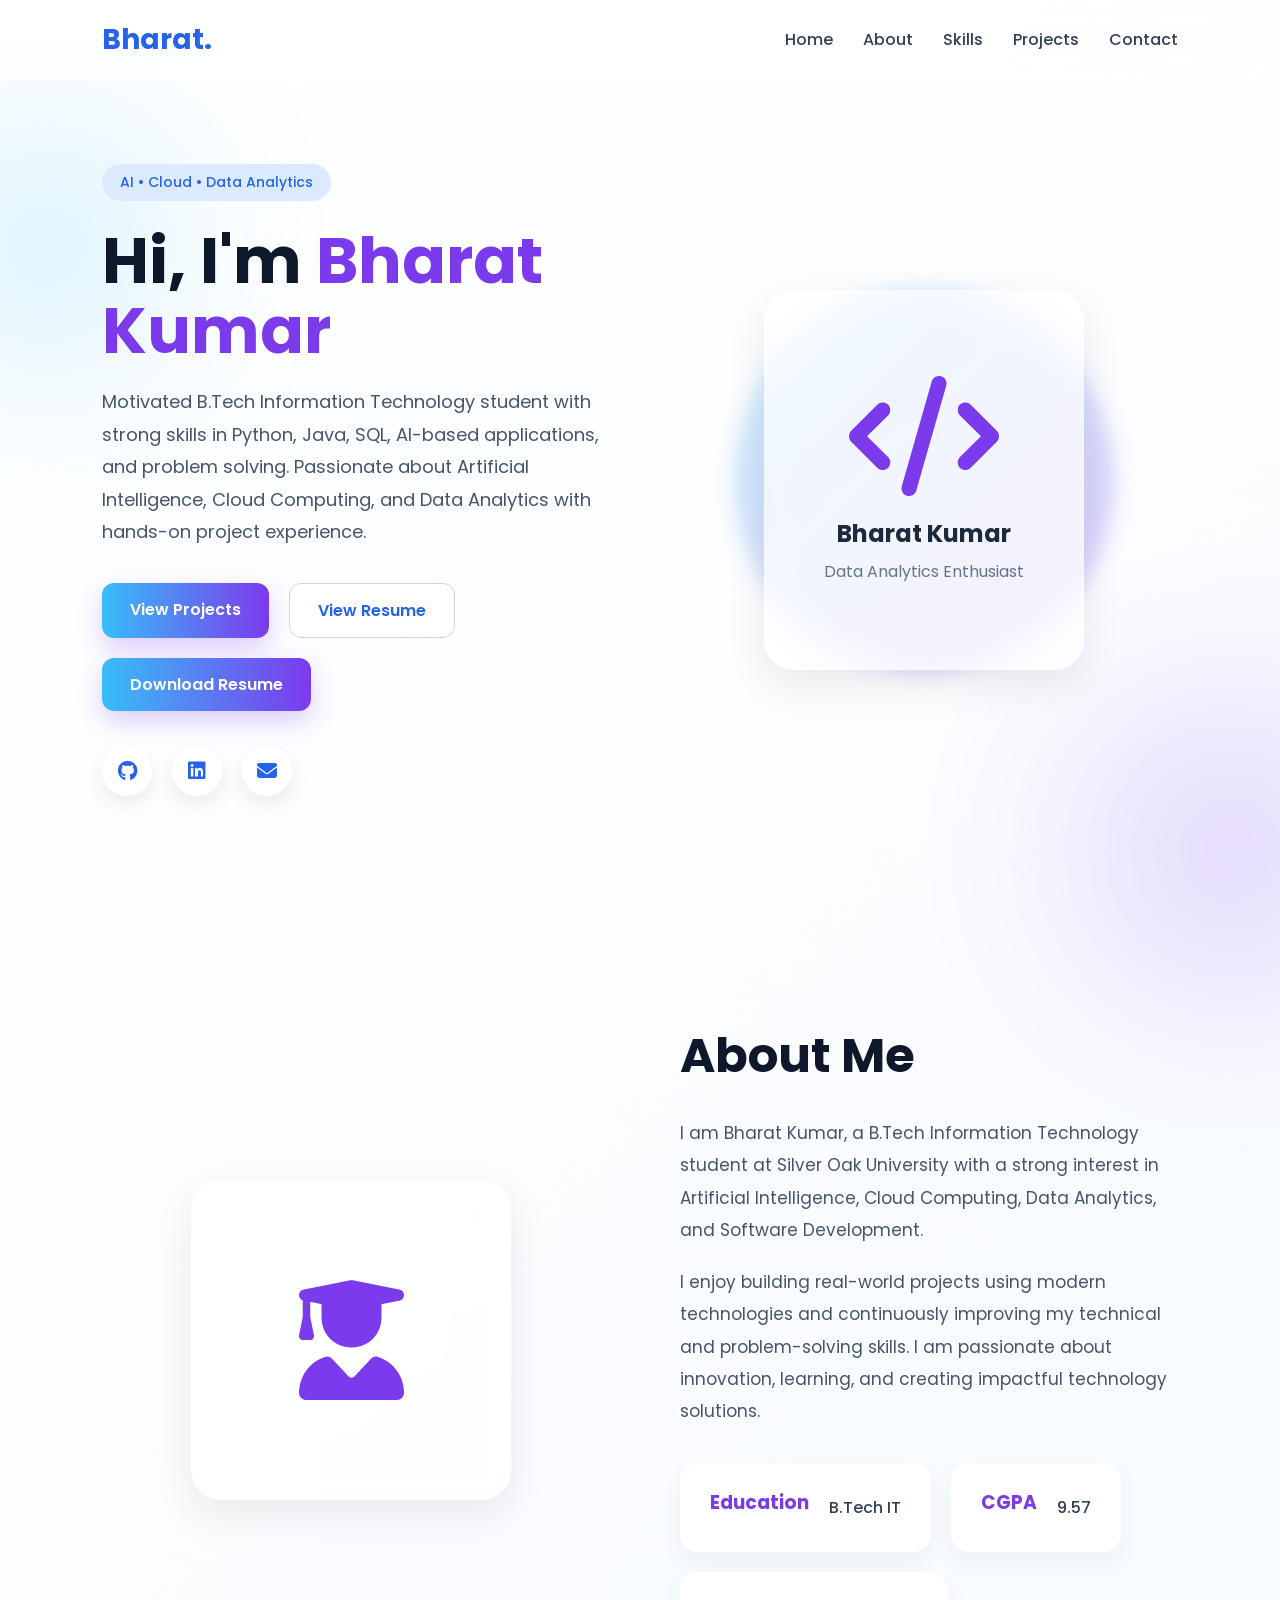
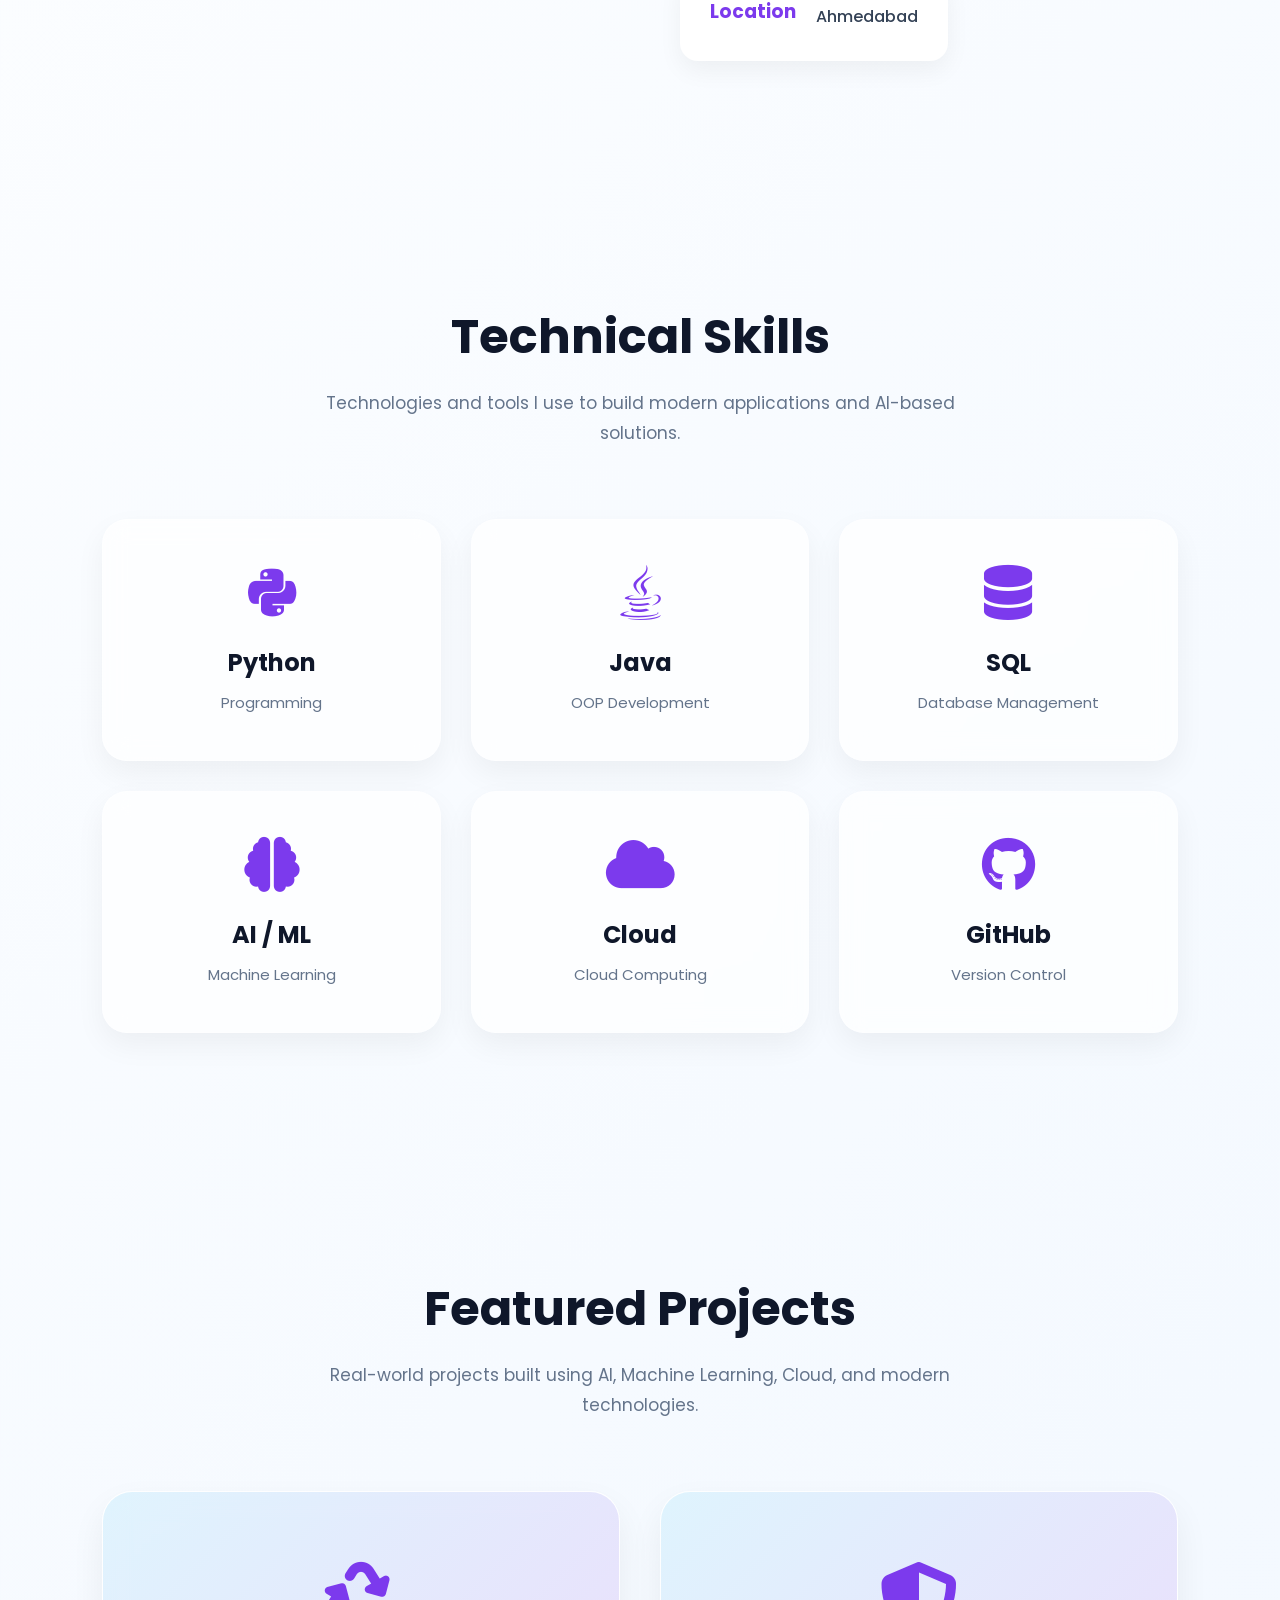
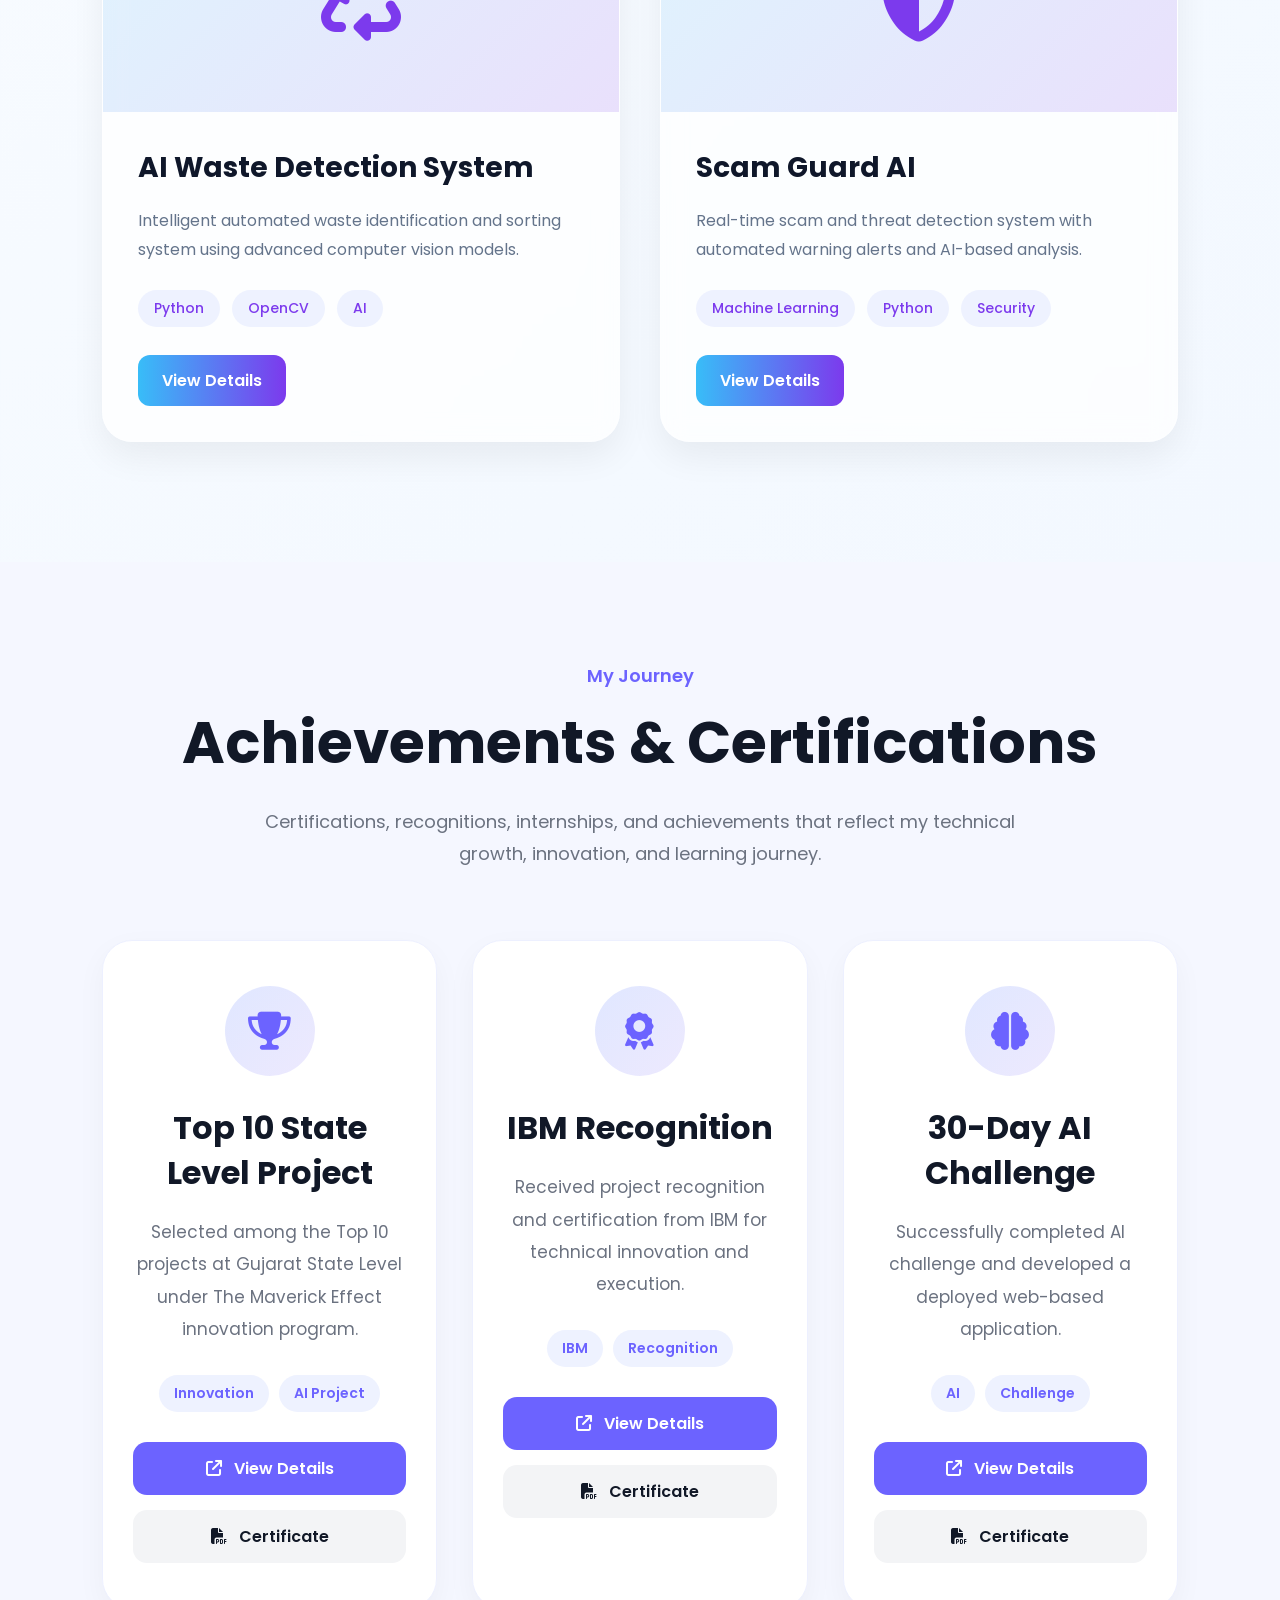
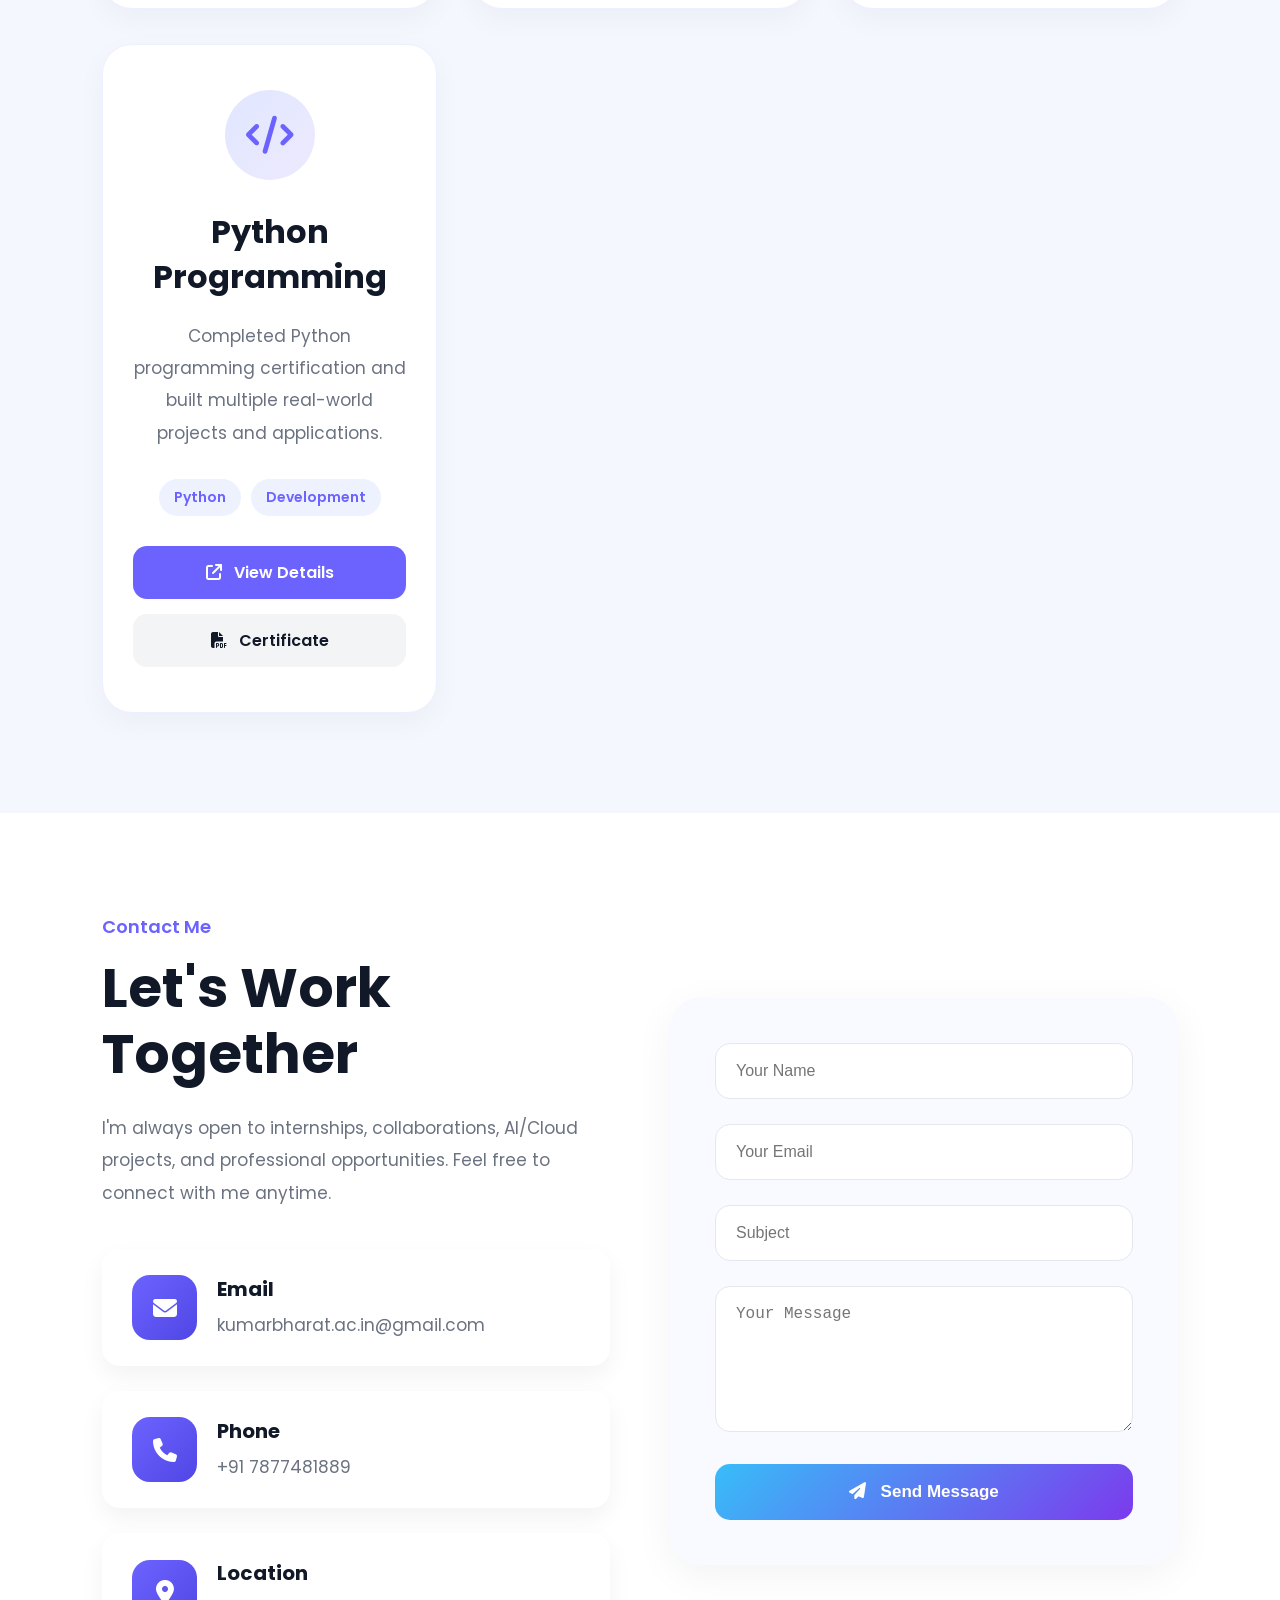
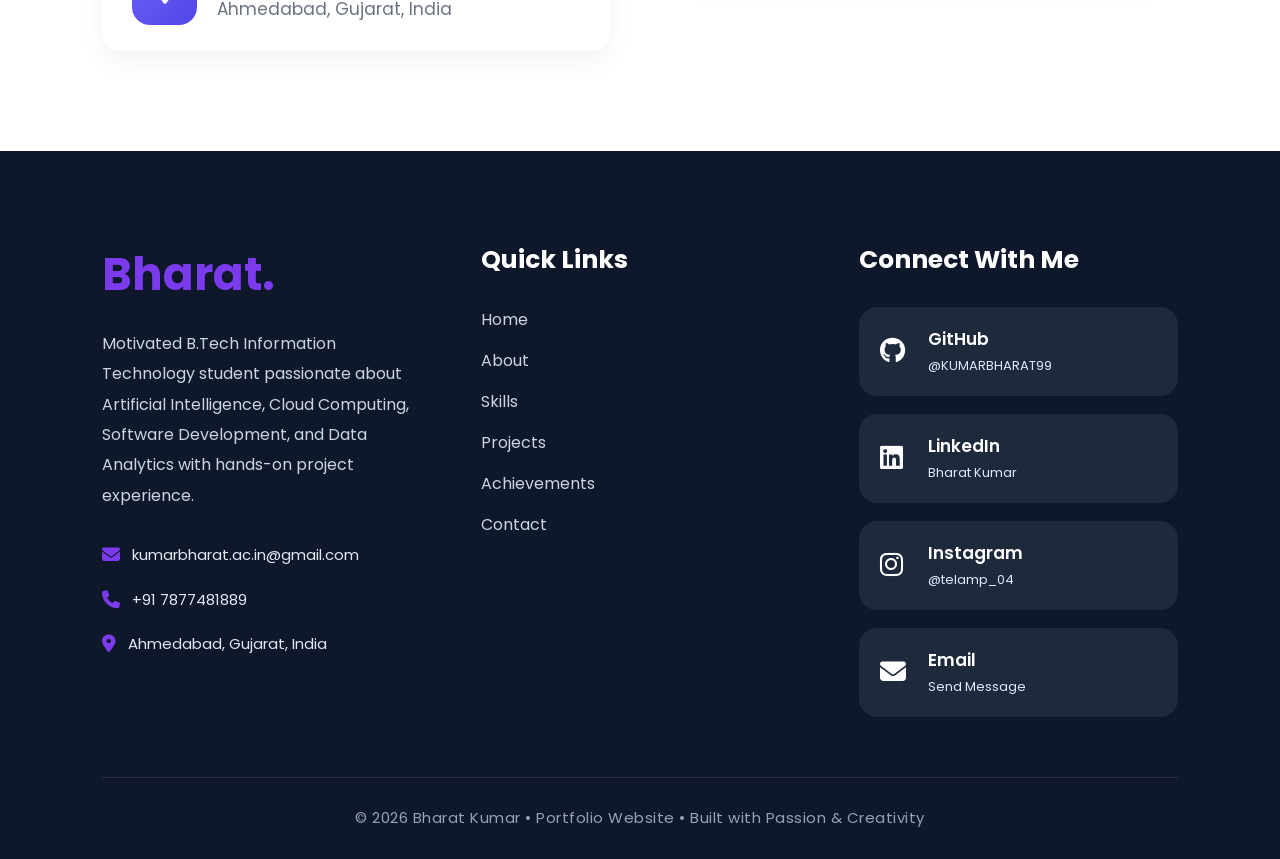
<file: index.html>
<!DOCTYPE html>
<html lang="en">
<head>
  <meta charset="UTF-8" />
  <meta name="viewport" content="width=device-width, initial-scale=1.0"/>
  <title>Bharat Kumar | AI • Cloud • Data Analytics Portfolio</title>
<meta name="description"
 content="Bharat Kumar portfolio showcasing AI, Cloud Computing, Python, Data Analytics, projects, certifications, and technical achievements.">
  <!-- Google Font -->
  <link rel="preconnect" href="https://fonts.googleapis.com">
  <link rel="preconnect" href="https://fonts.gstatic.com" crossorigin>

  <link href="https://fonts.googleapis.com/css2?family=Poppins:wght@300;400;500;600;700&display=swap" rel="stylesheet">
  <link rel="icon" type="image/png" href="assets/favicon.png">
  <!-- Icons -->
  <link
    rel="stylesheet"
    href="https://cdnjs.cloudflare.com/ajax/libs/font-awesome/6.5.1/css/all.min.css"
  />

  <style>

   ::selection{
    background:#7b2ff7;
    color:white;
}
/* SCROLLBAR */

::-webkit-scrollbar{
    width:10px;
}

::-webkit-scrollbar-track{
    background:#0f172a;
}

::-webkit-scrollbar-thumb{
    background:linear-gradient(#4facfe,#7b2ff7);
    border-radius:20px;
}

*{
  margin:0;
  padding:0;
  box-sizing:border-box;
  scroll-behavior:smooth;
    }

    body{
      font-family:'Poppins',sans-serif;
      background:linear-gradient(
      135deg,
      #ffffff,
      #f4f9ff,
      #eef4ff
      );
      color:#1e293b;
      overflow-x:hidden;
    }

    /* NAVBAR */

    nav{
      width:100%;
      height:80px;
      display:flex;
      justify-content:space-between;
      align-items:center;
      padding:0 8%;
      position:fixed;
      top:0;
      z-index:1000;

      background:rgba(255,255,255,0.65);
      backdrop-filter:blur(12px);
      border-bottom:1px solid rgba(255,255,255,0.2);
    }

    .logo{
      font-size:28px;
      font-weight:700;
      color:#2563eb;
    }

    .nav-links{
      display:flex;
      gap:30px;
    }
    .menu-btn{
    display:none;
    font-size:28px;
    cursor:pointer;
    color:#7c3aed;
}
    .nav-links a{
      text-decoration:none;
      color:#334155;
      font-weight:500;
      transition:0.3s;
    }

    .nav-links a:hover{
      color:#7c3aed;
    }

    /* HERO SECTION */

    .hero{
      min-height:100vh;
      display:flex;
      align-items:center;
      justify-content:center;
      padding:120px 8% 60px;
      position:relative;
    }

    .hero-container{
      display:flex;
      align-items:center;
      justify-content:space-between;
      gap:60px;
      width:100%;
      max-width:1200px;
    }

    .hero-text{
      flex:1;
    }

    .tag{
      display:inline-block;
      padding:8px 18px;
      border-radius:50px;
      background:#dbeafe;
      color:#2563eb;
      font-size:14px;
      margin-bottom:25px;
      font-weight:500;
    }

    .hero-text h1{
      font-size:64px;
      line-height:1.1;
      margin-bottom:20px;
      color:#0f172a;
    }

    .hero-text h1 span{
      color:#7c3aed;
    }

    .hero-text p{
      font-size:18px;
      line-height:1.8;
      color:#475569;
      max-width:650px;
      margin-bottom:35px;
    }

    .btn-group{
      display:flex;
      gap:20px;
      flex-wrap:wrap;
    }

    .btn{
      padding:14px 28px;
      border:none;
      border-radius:12px;
      font-size:16px;
      font-weight:600;
      cursor:pointer;
      transition:0.4s;
      text-decoration:none;
    }

    .btn-primary{
      background:linear-gradient(
      90deg,
      #38bdf8,
      #7c3aed
      );
      color:white;
      box-shadow:0 10px 25px rgba(124,58,237,0.25);
    }

    .btn-primary:hover{
      transform:translateY(-4px);
    }

    .btn-secondary{
      background:white;
      color:#2563eb;
      border:1px solid #cbd5e1;
    }

    .btn-secondary:hover{
      background:#eff6ff;
      transform:translateY(-4px);
    }

    /* HERO IMAGE */

    .hero-image{
      flex:1;
      display:flex;
      justify-content:center;
      position:relative;
    }

    .circle{
      width:380px;
      height:380px;
      border-radius:50%;
      background:linear-gradient(
      135deg,
      rgba(56,189,248,0.25),
      rgba(124,58,237,0.25)
      );
      position:absolute;
      filter:blur(10px);
      animation:float 5s ease-in-out infinite;
    }

    .profile-card{
      width:320px;
      height:380px;
      border-radius:30px;
      background:rgba(255,255,255,0.7);
      backdrop-filter:blur(15px);
      border:1px solid rgba(255,255,255,0.3);
      box-shadow:0 15px 40px rgba(0,0,0,0.08);

      display:flex;
      align-items:center;
      justify-content:center;
      flex-direction:column;
      position:relative;
      z-index:2;
    }

    .profile-card i{
      font-size:120px;
      color:#7c3aed;
      margin-bottom:20px;
    }

    .profile-card h3{
      font-size:24px;
      margin-bottom:8px;
    }

    .profile-card p{
      color:#64748b;
    }

    /* SOCIAL */

    .social-icons{
      margin-top:35px;
      display:flex;
      gap:20px;
    }

    .social-icons a{
      width:50px;
      height:50px;
      border-radius:50%;
      background:white;
      display:flex;
      align-items:center;
      justify-content:center;
      text-decoration:none;
      color:#2563eb;
      font-size:20px;
      box-shadow:0 8px 20px rgba(0,0,0,0.08);
      transition:0.3s;
    }

    .social-icons a:hover{
      transform:translateY(-5px);
      color:#7c3aed;
    }

    /* FLOATING BLUR */

    .blur1,
    .blur2{
      position:absolute;
      border-radius:50%;
      filter:blur(90px);
      z-index:-1;
    }

    .blur1{
      width:250px;
      height:250px;
      background:#38bdf8;
      top:120px;
      left:-80px;
      opacity:0.2;
    }

    .blur2{
      width:300px;
      height:300px;
      background:#7c3aed;
      bottom:-100px;
      right:-100px;
      opacity:0.18;
    }

    @keyframes float{
      0%{
        transform:translateY(0px);
      }
      50%{
        transform:translateY(-15px);
      }
      100%{
        transform:translateY(0px);
      }
    }

    /* RESPONSIVE */

    @media(max-width:950px){

      .hero-container{
        flex-direction:column-reverse;
        text-align:center;
      }

      .hero-text h1{
        font-size:48px;
      }

      .hero-text p{
        margin:auto;
        margin-bottom:30px;
      }

      .btn-group{
        justify-content:center;
      }

      .nav-links{
        display:none;
      }

    }
/* ABOUT SECTION */

.about{
  padding:120px 8%;
}

.about-container{
  display:flex;
  align-items:center;
  justify-content:space-between;
  gap:80px;
  max-width:1200px;
  margin:auto;
}

.about-left{
  flex:1;
  display:flex;
  justify-content:center;
}

.about-image-card{
  width:320px;
  height:320px;

  border-radius:30px;

  background:rgba(255,255,255,0.7);

  backdrop-filter:blur(15px);

  border:1px solid rgba(255,255,255,0.3);

  box-shadow:0 15px 40px rgba(0,0,0,0.08);

  display:flex;
  align-items:center;
  justify-content:center;
}

.about-image-card i{
  font-size:120px;
  color:#7c3aed;
}

.about-right{
  flex:1;
}

.about-right h2{
  font-size:48px;
  margin-bottom:25px;
  color:#0f172a;
}

.about-right p{
  font-size:17px;
  line-height:1.9;
  color:#475569;
  margin-bottom:20px;
}

.about-info{
  display:flex;
  gap:20px;
  flex-wrap:wrap;
  margin-top:35px;
}

.info-box{
  background:white;
  padding:25px 30px;
  border-radius:18px;
  box-shadow:0 10px 25px rgba(0,0,0,0.05);
  min-width:160px;
}

.info-box h3{
  color:#7c3aed;
  margin-bottom:10px;
}

.info-box span{
  color:#334155;
  font-weight:500;
}

/* RESPONSIVE ABOUT */

@media(max-width:950px){

  .about-container{
    flex-direction:column;
    text-align:center;
  }

  .about-info{
    justify-content:center;
  }

}
/* SKILLS SECTION */

.skills{
  padding:120px 8%;
}

.skills-heading{
  text-align:center;
  margin-bottom:70px;
}

.skills-heading h2{
  font-size:48px;
  color:#0f172a;
  margin-bottom:15px;
}

.skills-heading p{
  color:#64748b;
  font-size:17px;
  max-width:700px;
  margin:auto;
  line-height:1.8;
}

.skills-container{
  display:grid;
  grid-template-columns:repeat(auto-fit,minmax(250px,1fr));
  gap:30px;
  max-width:1200px;
  margin:auto;
}

.skill-card{
  background:rgba(255,255,255,0.7);

  backdrop-filter:blur(12px);

  border:1px solid rgba(255,255,255,0.3);

  border-radius:25px;

  padding:45px 30px;

  text-align:center;

  transition:0.4s;

  box-shadow:0 12px 30px rgba(0,0,0,0.05);
}

.skill-card:hover{
  transform:translateY(-10px);

  box-shadow:0 18px 40px rgba(124,58,237,0.15);
}

.skill-card i{
  font-size:55px;
  margin-bottom:25px;
  color:#7c3aed;
}

.skill-card h3{
  font-size:24px;
  margin-bottom:10px;
  color:#0f172a;
}

.skill-card span{
  color:#64748b;
  font-size:15px;
}
/* PROJECTS SECTION */

.projects{
  padding:120px 8%;
}

.projects-heading{
  text-align:center;
  margin-bottom:70px;
}

.projects-heading h2{
  font-size:48px;
  color:#0f172a;
  margin-bottom:15px;
}

.projects-heading p{
  color:#64748b;
  font-size:17px;
  max-width:700px;
  margin:auto;
  line-height:1.8;
}

.projects-container{
  display:grid;
  grid-template-columns:repeat(auto-fit,minmax(340px,1fr));
  gap:40px;
  max-width:1200px;
  margin:auto;
}

.project-card{
  background:rgba(255,255,255,0.75);

  backdrop-filter:blur(12px);

  border:1px solid rgba(255,255,255,0.3);

  border-radius:30px;

  overflow:hidden;

  transition:0.4s;

  box-shadow:0 15px 35px rgba(0,0,0,0.06);
}

.project-card:hover{
  transform:translateY(-10px);

  box-shadow:0 20px 45px rgba(124,58,237,0.15);
}

.project-image{
  height:220px;

  display:flex;
  align-items:center;
  justify-content:center;

  background:linear-gradient(
  135deg,
  rgba(56,189,248,0.15),
  rgba(124,58,237,0.15)
  );
}

.project-image i{
  font-size:80px;
  color:#7c3aed;
}

.project-content{
  padding:35px;
}

.project-content h3{
  font-size:28px;
  margin-bottom:18px;
  color:#0f172a;
}

.project-content p{
  color:#64748b;
  line-height:1.8;
  margin-bottom:25px;
}

.project-tags{
  display:flex;
  gap:12px;
  flex-wrap:wrap;
  margin-bottom:28px;
}

.project-tags span{
  padding:8px 16px;
  border-radius:50px;

  background:#eef2ff;

  color:#7c3aed;

  font-size:14px;
  font-weight:500;
}

.project-btn{
  display:inline-block;

  padding:13px 24px;

  border-radius:12px;

  text-decoration:none;

  background:linear-gradient(
  90deg,
  #38bdf8,
  #7c3aed
  );

  color:white;

  font-weight:600;

  transition:0.3s;
}

.project-btn:hover{
  transform:translateY(-3px);
}
/* ===================================== */
/* ACHIEVEMENTS SECTION */
/* ===================================== */

.achievements{
    width:100%;
    padding:100px 8%;
    background:#f5f7ff;
}

.achievements-heading{
    text-align:center;
    margin-bottom:70px;
}

.achievements-heading span{
    color:#6c63ff;
    font-weight:600;
    font-size:18px;
}

.achievements-heading h2{
    font-size:58px;
    margin-top:10px;
    color:#111827;
}

.achievements-heading p{
    max-width:750px;
    margin:20px auto 0;
    color:#6b7280;
    font-size:18px;
    line-height:1.8;
}

/* CONTAINER */

.achievements-container{
    display:grid;
    grid-template-columns:repeat(auto-fit,minmax(280px,1fr));
    gap:35px;
}

/* CARD */

.achievement-card{
    background:#ffffff;
    border-radius:30px;
    padding:45px 30px;
    text-align:center;
    transition:0.4s;
    position:relative;
    overflow:hidden;
    border:1px solid #edf0ff;
    box-shadow:0 10px 30px rgba(0,0,0,0.04);
}

.achievement-card:hover{
    transform:translateY(-10px);
    box-shadow:0 20px 50px rgba(108,99,255,0.15);
}

/* ICON */

.achievement-icon{
    width:90px;
    height:90px;
    margin:auto;
    border-radius:50%;
    background:linear-gradient(135deg,#e0e7ff,#ede9fe);
    display:flex;
    align-items:center;
    justify-content:center;
    margin-bottom:30px;
}

.achievement-icon i{
    font-size:38px;
    color:#6c63ff;
}

/* TITLE */

.achievement-card h3{
    font-size:32px;
    color:#111827;
    margin-bottom:20px;
    line-height:1.4;
}

/* TEXT */

.achievement-card p{
    color:#6b7280;
    line-height:1.9;
    font-size:17px;
    margin-bottom:30px;
}

/* TAGS */

.achievement-tags{
    display:flex;
    justify-content:center;
    flex-wrap:wrap;
    gap:10px;
    margin-bottom:30px;
}

.achievement-tags span{
    background:#eef2ff;
    color:#6c63ff;
    padding:8px 15px;
    border-radius:50px;
    font-size:14px;
    font-weight:600;
}

/* BUTTONS */

.achievement-buttons{
    display:flex;
    flex-direction:column;
    gap:15px;
}

/* DETAILS BUTTON */

.btn-details{
    background:#6c63ff;
    color:white;
    padding:14px;
    border-radius:14px;
    text-decoration:none;
    font-weight:600;
    transition:0.3s;
}

.btn-details:hover{
    background:#4f46e5;
}

/* CERTIFICATE BUTTON */

.btn-certificate{
    background:#f3f4f6;
    color:#111827;
    padding:14px;
    border-radius:14px;
    text-decoration:none;
    font-weight:600;
    transition:0.3s;
}

.btn-certificate:hover{
    background:#e5e7eb;
}

/* ICON INSIDE BUTTON */

.btn-details i,
.btn-certificate i{
    margin-right:8px;
}

/* RESPONSIVE */

@media(max-width:768px){

    .achievements{
        padding:80px 5%;
    }

    .achievements-heading h2{
        font-size:40px;
    }

    .achievement-card{
        padding:35px 25px;
    }

}
/* ===================================== */
/* CONTACT SECTION */
/* ===================================== */

.contact{
    width:100%;
    padding:100px 8%;
    background:#ffffff;
}

.contact-container{
    display:grid;
    grid-template-columns:repeat(auto-fit,minmax(320px,1fr));
    gap:60px;
    align-items:center;
}

/* LEFT */

.contact-left span{
    color:#6c63ff;
    font-size:18px;
    font-weight:600;
}

.contact-left h2{
    font-size:55px;
    margin-top:15px;
    color:#111827;
    line-height:1.2;
}

.contact-left p{
    margin-top:25px;
    color:#6b7280;
    line-height:1.9;
    font-size:17px;
}

/* INFO */

.contact-info{
    margin-top:40px;
    display:flex;
    flex-direction:column;
    gap:25px;
}

.info-box{
    display:flex;
    align-items:center;
    gap:20px;
}

.info-icon{
    width:65px;
    height:65px;
    border-radius:18px;
    background:linear-gradient(135deg,#6c63ff,#4f46e5);
    display:flex;
    align-items:center;
    justify-content:center;
    flex-shrink:0;
}

.info-icon i{
    color:white;
    font-size:24px;
}

.info-box h4{
    font-size:20px;
    color:#111827;
    margin-bottom:5px;
}

.info-box p{
    margin:0;
    color:#6b7280;
}

/* RIGHT */

.contact-right{
    background:#f8faff;
    padding:45px;
    border-radius:30px;
    box-shadow:0 10px 40px rgba(0,0,0,0.05);
}

/* FORM */

.input-box{
    margin-bottom:25px;
}

.input-box input,
.input-box textarea{
    width:100%;
    padding:18px 20px;
    border:none;
    outline:none;
    background:white;
    border-radius:15px;
    font-size:16px;
    color:#111827;
    border:1px solid #e5e7eb;
    transition:0.3s;
}

.input-box input:focus,
.input-box textarea:focus{
    border-color:#6c63ff;
    box-shadow:0 0 0 4px rgba(108,99,255,0.1);
}

/* BUTTON */

.contact-right button{
    width:100%;
    padding:18px;
    border:none;
    border-radius:15px;
    background:linear-gradient(135deg,#38bdf8,#7c3aed);
    color:white;
    font-size:17px;
    font-weight:600;
    cursor:pointer;
    transition:0.3s;
}

.contact-right button:hover{
    transform:translateY(-3px);
    box-shadow:0 15px 30px rgba(124,58,237,0.25);
}

.contact-right button i{
    margin-right:10px;
}

/* RESPONSIVE */

@media(max-width:768px){

    .contact{
        padding:80px 5%;
    }

    .contact-left h2{
        font-size:40px;
    }

    .contact-right{
        padding:30px;
    }

}
/* ===================================== */
/* FOOTER */
/* ===================================== */

.footer{
    width:100%;
    background:#0f172a;
    color:white;
    padding:90px 8% 30px;
    position:relative;
    overflow:hidden;
}

/* CONTAINER */

.footer-container{
    display:grid;
    grid-template-columns:repeat(auto-fit,minmax(280px,1fr));
    gap:60px;
    margin-bottom:60px;
}

/* LEFT */

.footer-left h2{
    font-size:45px;
    color:#7c3aed;
    margin-bottom:20px;
}

.footer-left p{
    color:#cbd5e1;
    line-height:1.9;
    font-size:16px;
}

.footer-contact{
    margin-top:30px;
}

.footer-contact p{
    display:flex;
    align-items:center;
    gap:12px;
    margin-bottom:16px;
    color:#e2e8f0;
    font-size:15px;
}

.footer-contact i{
    color:#7c3aed;
    font-size:18px;
}

/* CENTER */

.footer-center h3,
.footer-right h3{
    font-size:25px;
    margin-bottom:28px;
    color:white;
}

.footer-center ul{
    list-style:none;
}

.footer-center ul li{
    margin-bottom:16px;
}

.footer-center ul li a{
    text-decoration:none;
    color:#cbd5e1;
    transition:0.3s;
    font-size:16px;
}

.footer-center ul li a:hover{
    color:#7c3aed;
    padding-left:6px;
}

/* SOCIALS */

.footer-socials{
    display:flex;
    flex-direction:column;
    gap:18px;
}

/* SOCIAL BOX */

.social-box{
    display:flex;
    align-items:center;
    gap:18px;
    background:#1e293b;
    padding:18px 20px;
    border-radius:18px;
    text-decoration:none;
    color:white;
    transition:0.35s;
    border:1px solid transparent;
}

.social-box:hover{
    transform:translateX(10px);
    background:linear-gradient(135deg,#38bdf8,#7c3aed);
    border-color:rgba(255,255,255,0.1);
}

/* ICON */

.social-box i{
    font-size:26px;
    min-width:30px;
}

/* TEXT */

.social-box span{
    display:block;
    font-size:17px;
    font-weight:600;
}

.social-box small{
    color:#dbeafe;
    font-size:13px;
}

/* BOTTOM */

.footer-bottom{
    border-top:1px solid rgba(255,255,255,0.1);
    padding-top:28px;
    text-align:center;
}

.footer-bottom p{
    color:#94a3b8;
    font-size:15px;
    letter-spacing:0.5px;
}

/* RESPONSIVE */

@media(max-width:768px){

    .footer{
        padding:70px 5% 25px;
    }

    .footer-left h2{
        font-size:38px;
    }

    .footer-container{
        gap:45px;
    }
    .menu-btn{
    display:block;
}

.nav-links{
    position:absolute;
    top:90px;
    right:-100%;
    width:260px;
    background:white;
    flex-direction:column;
    padding:30px;
    border-radius:20px;
    box-shadow:0 10px 30px rgba(0,0,0,0.1);
    transition:0.4s;
}

.nav-links.active{
    right:20px;
}

}
@media(max-width:768px){

    nav{
        padding:20px 6%;
        flex-direction:column;
        gap:18px;
    }

    .logo{
        font-size:32px;
    }

    .nav-links{
        display:flex;
        flex-wrap:wrap;
        justify-content:center;
        gap:16px;
    }

    .nav-links a{
        font-size:15px;
    }

}
@media(max-width:600px){

      .hero-text h1{
        font-size:38px;
      }

      .profile-card{
        width:280px;
        height:340px;
      }

      .circle{
        width:300px;
        height:300px;
      }

    }

  </style>
  <link rel="stylesheet" href="https://unpkg.com/aos@2.3.1/dist/aos.css"/>
</head>

<body>

  <!-- NAVBAR -->










  <nav>

    <div class="logo">Bharat.</div>

    <div class="nav-links">
      <a href="#home">Home</a>
      <a href="#about">About</a>
      <a href="#skills">Skills</a>
      <a href="#projects">Projects</a>
      <a href="#contact">Contact</a>
    </div>
    <div class="menu-btn">
    <i class="fa-solid fa-bars"></i>
</div>
  </nav>

  <!-- HERO SECTION -->

  <section class="hero" id ="home">

    <div class="blur1"></div>
    <div class="blur2"></div>

    <div class="hero-container">

      <!-- LEFT -->
      <div class="hero-text" data-aos="fade-right">

        <div class="tag">
          AI • Cloud • Data Analytics
        </div>

        <h1>
          Hi, I'm <span>Bharat Kumar</span>
        </h1>

        <p>
          Motivated B.Tech Information Technology student with strong skills in Python, Java, SQL, AI-based applications, 
          and problem solving. Passionate about Artificial Intelligence, Cloud Computing, and 
          Data Analytics with hands-on project experience.
        </p>

        <div class="btn-group">

  <a href="#projects" class="btn btn-primary">
    View Projects
  </a>

  <a href="Bharat_Kumar_Resume.pdf"
     target="_blank"
     class="btn btn-secondary">

    View Resume
  </a>

  <a href="Bharat_Kumar_Resume.pdf"
     download
     class="btn btn-primary">

    Download Resume
  </a>

</div>

        <div class="social-icons">

          <a href="https://github.com/KUMARBHARAT99" target="_blank">
            <i class="fab fa-github"></i>
          </a>

          <a href="https://linkedin.com/in/bharat-kumar-44bb39364" target="_blank">
            <i class="fab fa-linkedin"></i>
          </a>
          <a href="mailto:kumarbharat.ac.in@gmail.com" title="Email" aria-label="Email">
            <i class="fa-solid fa-envelope"></i>
          </a>
          
        </div>

      </div>

      <!-- RIGHT -->

      <div class="hero-image">

        <div class="circle"></div>

        <div class="profile-card" data-aos="zoom-in">

          <i class="fa-solid fa-code"></i>

          <h3>Bharat Kumar</h3>

          <p>Data Analytics Enthusiast</p>

        </div>

      </div>

    </div>

  </section>
<!-- ABOUT SECTION -->

<section class="about" id="about">

  <div class="about-container">

    <div class="about-left">

      <div class="about-image-card">

        <i class="fa-solid fa-user-graduate"></i>

      </div>

    </div>

    <div class="about-right">

      <h2>About Me</h2>

      <p>
        I am Bharat Kumar, a B.Tech Information Technology student at
        Silver Oak University with a strong interest in Artificial Intelligence,
        Cloud Computing, Data Analytics, and Software Development.
      </p>

      <p>
        I enjoy building real-world projects using modern technologies and
        continuously improving my technical and problem-solving skills.
        I am passionate about innovation, learning, and creating impactful
        technology solutions.
      </p>

      <div class="about-info">

        <div class="info-box">
          <h3>Education</h3>
          <span>B.Tech IT</span>
        </div>

        <div class="info-box">
          <h3>CGPA</h3>
          <span>9.57</span>
        </div>

        <div class="info-box">
          <h3>Location</h3>
          <span>Ahmedabad</span>
        </div>

      </div>

    </div>

  </div>

</section>
<!-- SKILLS SECTION -->

<section class="skills" id="skills">

  <div class="skills-heading">

    <h2>Technical Skills</h2>

    <p>
      Technologies and tools I use to build modern applications and AI-based solutions.
    </p>

  </div>

  <div class="skills-container">

    <div class="skill-card">
      <i class="fa-brands fa-python"></i>
      <h3>Python</h3>
      <span>Programming</span>
    </div>

    <div class="skill-card">
      <i class="fa-brands fa-java"></i>
      <h3>Java</h3>
      <span>OOP Development</span>
    </div>

    <div class="skill-card">
      <i class="fa-solid fa-database"></i>
      <h3>SQL</h3>
      <span>Database Management</span>
    </div>

    <div class="skill-card">
      <i class="fa-solid fa-brain"></i>
      <h3>AI / ML</h3>
      <span>Machine Learning</span>
    </div>

    <div class="skill-card">
      <i class="fa-solid fa-cloud"></i>
      <h3>Cloud</h3>
      <span>Cloud Computing</span>
    </div>

    <div class="skill-card">
      <i class="fa-brands fa-github"></i>
      <h3>GitHub</h3>
      <span>Version Control</span>
    </div>

  </div>

</section>
<!-- PROJECTS SECTION -->

<section class="projects" id="projects">

  <div class="projects-heading">

    <h2>Featured Projects</h2>

    <p>
      Real-world projects built using AI, Machine Learning, Cloud, and modern technologies.
    </p>

  </div>

  <div class="projects-container">

    <!-- PROJECT 1 -->

    <div class="project-card" data-aos="fade-up">

      <div class="project-image">

        <i class="fa-solid fa-recycle"></i>

      </div>

      <div class="project-content">

        <h3>AI Waste Detection System</h3>

        <p>
          Intelligent automated waste identification and sorting system using advanced computer vision models.
        </p>

        <div class="project-tags">
          <span>Python</span>
          <span>OpenCV</span>
          <span>AI</span>
        </div>

        <a href="#" class="project-btn">
          View Details
        </a>

      </div>

    </div>

    <!-- PROJECT 2 -->

    <div class="project-card" data-aos="fade-up">

      <div class="project-image">

        <i class="fa-solid fa-shield-halved"></i>

      </div>

      <div class="project-content">

        <h3>Scam Guard AI</h3>

        <p>
          Real-time scam and threat detection system with automated warning alerts and AI-based analysis.
        </p>

        <div class="project-tags">
          <span>Machine Learning</span>
          <span>Python</span>
          <span>Security</span>
        </div>

        <a href="#" class="project-btn">
          View Details
        </a>

      </div>

    </div>

  </div>

</section>
<!-- ========================= -->
<!-- ACHIEVEMENTS SECTION -->
<!-- ========================= -->

<section class="achievements" id="achievements">

    <!-- HEADING -->

    <div class="achievements-heading">

        <span>My Journey</span>

        <h2>Achievements & Certifications</h2>

        <p>
            Certifications, recognitions, internships, and achievements
            that reflect my technical growth, innovation, and learning journey.
        </p>

    </div>

    <!-- CARDS CONTAINER -->

    <div class="achievements-container">

        <!-- ================= CARD 1 ================= -->

        <div class="achievement-card" data-aos="fade-up">

            <div class="achievement-icon">
                <i class="fa-solid fa-trophy"></i>
            </div>

            <h3>Top 10 State Level Project</h3>

            <p>
                Selected among the Top 10 projects at Gujarat State Level
                under The Maverick Effect innovation program.
            </p>

            <div class="achievement-tags">
                <span>Innovation</span>
                <span>AI Project</span>
            </div>

            <div class="achievement-buttons">

                <a href="pages/maverick.html" class="btn-details">
                    <i class="fa-solid fa-arrow-up-right-from-square"></i>
                    View Details
                </a>

                <a href="certificates/maverick_effect.pdf"
                   target="_blank"
                   class="btn-certificate">

                    <i class="fa-solid fa-file-pdf"></i>
                    Certificate
                </a>

            </div>

        </div>

        <!-- ================= CARD 2 ================= -->

        <div class="achievement-card" data-aos="fade-up">

            <div class="achievement-icon">
                <i class="fa-solid fa-award"></i>
            </div>

            <h3>IBM Recognition </h3>

            <p>
                Received project recognition and certification from IBM
                for technical innovation and execution.    
            </p>

            <div class="achievement-tags">
                <span>IBM</span>
                <span>Recognition</span>
            </div>

            <div class="achievement-buttons">

                <a href="pages/ibm.html" class="btn-details">
                    <i class="fa-solid fa-arrow-up-right-from-square"></i>
                    View Details
                </a>

                <a href="certificates/Bharat IBM internship.pdf"
                   target="_blank"
                   class="btn-certificate">

                    <i class="fa-solid fa-file-pdf"></i>
                    Certificate
                </a>

            </div>

        </div>

        <!-- ================= CARD 3 ================= -->

        <div class="achievement-card" data-aos="fade-up">

            <div class="achievement-icon">
                <i class="fa-solid fa-brain"></i>
            </div>

            <h3>30-Day AI Challenge</h3>

            <p>
                Successfully completed AI challenge and developed
                a deployed web-based application.
            </p>

            <div class="achievement-tags">
                <span>AI</span>
                <span>Challenge</span>
            </div>

            <div class="achievement-buttons">

                <a href="pages/ai-challenge.html" class="btn-details">
                    <i class="fa-solid fa-arrow-up-right-from-square"></i>
                    View Details
                </a>

                <a href="certificates/30day_challenge.pdf"
                   target="_blank"
                   class="btn-certificate">

                    <i class="fa-solid fa-file-pdf"></i>
                    Certificate
                </a>

            </div>

        </div>

        <!-- ================= CARD 4 ================= -->

        <div class="achievement-card" data-aos="fade-up">

            <div class="achievement-icon">
                <i class="fa-solid fa-code"></i>
            </div>

            <h3>Python Programming</h3>

            <p>
                Completed Python programming certification and
                built multiple real-world projects and applications.
            </p>

            <div class="achievement-tags">
                <span>Python</span>
                <span>Development</span>
            </div>

            <div class="achievement-buttons">

                <a href="pages/python.html" class="btn-details">
                    <i class="fa-solid fa-arrow-up-right-from-square"></i>
                    View Details
                </a>

                <a href="certificates/python_certificate.pdf"
                   target="_blank"
                   class="btn-certificate">

                    <i class="fa-solid fa-file-pdf"></i>
                    Certificate
                </a>

            </div>

        </div>

    </div>

</section>
<!-- ========================= -->
<!-- CONTACT SECTION -->
<!-- ========================= -->

<section class="contact" id="contact" data-aos="fade-up">

    <div class="contact-container">

        <!-- LEFT SIDE -->

        <div class="contact-left">

            <span>Contact Me</span>

            <h2>Let's Work Together</h2>

            <p>
                I'm always open to internships, collaborations,
                AI/Cloud projects, and professional opportunities.
                Feel free to connect with me anytime.
            </p>

            <!-- CONTACT INFO -->

            <div class="contact-info">

                <!-- EMAIL -->

                <div class="info-box">

                    <div class="info-icon">
                        <i class="fa-solid fa-envelope"></i>
                    </div>

                    <div>
                        <h4>Email</h4>
                        <p>kumarbharat.ac.in@gmail.com</p>
                    </div>

                </div>

                <!-- PHONE -->

                <div class="info-box">

                    <div class="info-icon">
                        <i class="fa-solid fa-phone"></i>
                    </div>

                    <div>
                        <h4>Phone</h4>
                        <p>+91 7877481889</p>
                    </div>

                </div>

                <!-- LOCATION -->

                <div class="info-box">

                    <div class="info-icon">
                        <i class="fa-solid fa-location-dot"></i>
                    </div>

                    <div>
                        <h4>Location</h4>
                        <p>Ahmedabad, Gujarat, India</p>
                    </div>

                </div>

            </div>

        </div>

        <!-- RIGHT SIDE -->

        <div class="contact-right">

            <form action="https://formspree.io/f/xnjrrepe"
      method="POST"
      class="contact-form">

    <div class="input-box">
        <input type="text"
               name="name"
               placeholder="Your Name"
               required>
    </div>

    <div class="input-box">
        <input type="email"
               name="email"
               placeholder="Your Email"
               required>
    </div>

    <div class="input-box">
        <input type="text"
               name="subject"
               placeholder="Subject">
    </div>

    <div class="input-box">
        <textarea name="message"
                  rows="6"
                  placeholder="Your Message"
                  required></textarea>
    </div>

    <button type="submit">
        <i class="fa-solid fa-paper-plane"></i>
        Send Message
    </button>

</form>

        </div>

    </div>

</section>
<!-- ========================= -->
<!-- FOOTER SECTION -->
<!-- ========================= -->

<footer class="footer">

    <div class="footer-container">

        <!-- LEFT -->

        <div class="footer-left">

            <h2>Bharat.</h2>

            <p>
                Motivated B.Tech Information Technology student passionate about
                Artificial Intelligence, Cloud Computing, Software Development,
                and Data Analytics with hands-on project experience.
            </p>

            <div class="footer-contact">

                <p>
                    <i class="fa-solid fa-envelope"></i>
                    kumarbharat.ac.in@gmail.com
                </p>

                <p>
                    <i class="fa-solid fa-phone"></i>
                    +91 7877481889
                </p>

                <p>
                    <i class="fa-solid fa-location-dot"></i>
                    Ahmedabad, Gujarat, India
                </p>

            </div>

        </div>

        <!-- CENTER -->

        <div class="footer-center">

            <h3>Quick Links</h3>

            <ul>

                <li><a href="#home">Home</a></li>

                <li><a href="#about">About</a></li>

                <li><a href="#skills">Skills</a></li>

                <li><a href="#projects">Projects</a></li>

                <li><a href="#achievements">Achievements</a></li>

                <li><a href="#contact">Contact</a></li>

            </ul>

        </div>

        <!-- RIGHT -->

        <div class="footer-right">

            <h3>Connect With Me</h3>

            <div class="footer-socials">

                <!-- GITHUB -->

                <a href="https://github.com/KUMARBHARAT99"
                   target="_blank"
                   class="social-box">

                    <i class="fa-brands fa-github"></i>

                    <div>
                        <span>GitHub</span>
                        <small>@KUMARBHARAT99</small>
                    </div>

                </a>

                <!-- LINKEDIN -->

                <a href="https://linkedin.com/in/bharat-kumar-44bb39364"
                   target="_blank"
                   class="social-box">

                    <i class="fa-brands fa-linkedin"></i>

                    <div>
                        <span>LinkedIn</span>
                        <small>Bharat Kumar</small>
                    </div>

                </a>

                <!-- INSTAGRAM -->

                <a href="https://instagram.com/telamp_04"
                   target="_blank"
                   class="social-box">

                    <i class="fa-brands fa-instagram"></i>

                    <div>
                        <span>Instagram</span>
                        <small>@telamp_04</small>
                    </div>

                </a>

                <!-- EMAIL -->

                <a href="mailto:kumarbharat.ac.in@gmail.com"
                   class="social-box">

                    <i class="fa-solid fa-envelope"></i>

                    <div>
                        <span>Email</span>
                        <small>Send Message</small>
                    </div>

                </a>

            </div>

        </div>

    </div>

    <!-- BOTTOM -->

    <div class="footer-bottom">

        <p>
            © 2026 Bharat Kumar • Portfolio Website • Built with Passion & Creativity
        </p>

    </div>

</footer>
<script src="https://unpkg.com/aos@2.3.1/dist/aos.js"></script>

<script>
  AOS.init({
    duration:1000,
    once:true
  });
</script>
<script>

const menuBtn = document.querySelector(".menu-btn");
const navLinks = document.querySelector(".nav-links");

menuBtn.onclick = () => {
    navLinks.classList.toggle("active");
};

</script>
</body>
</html>
</file>
